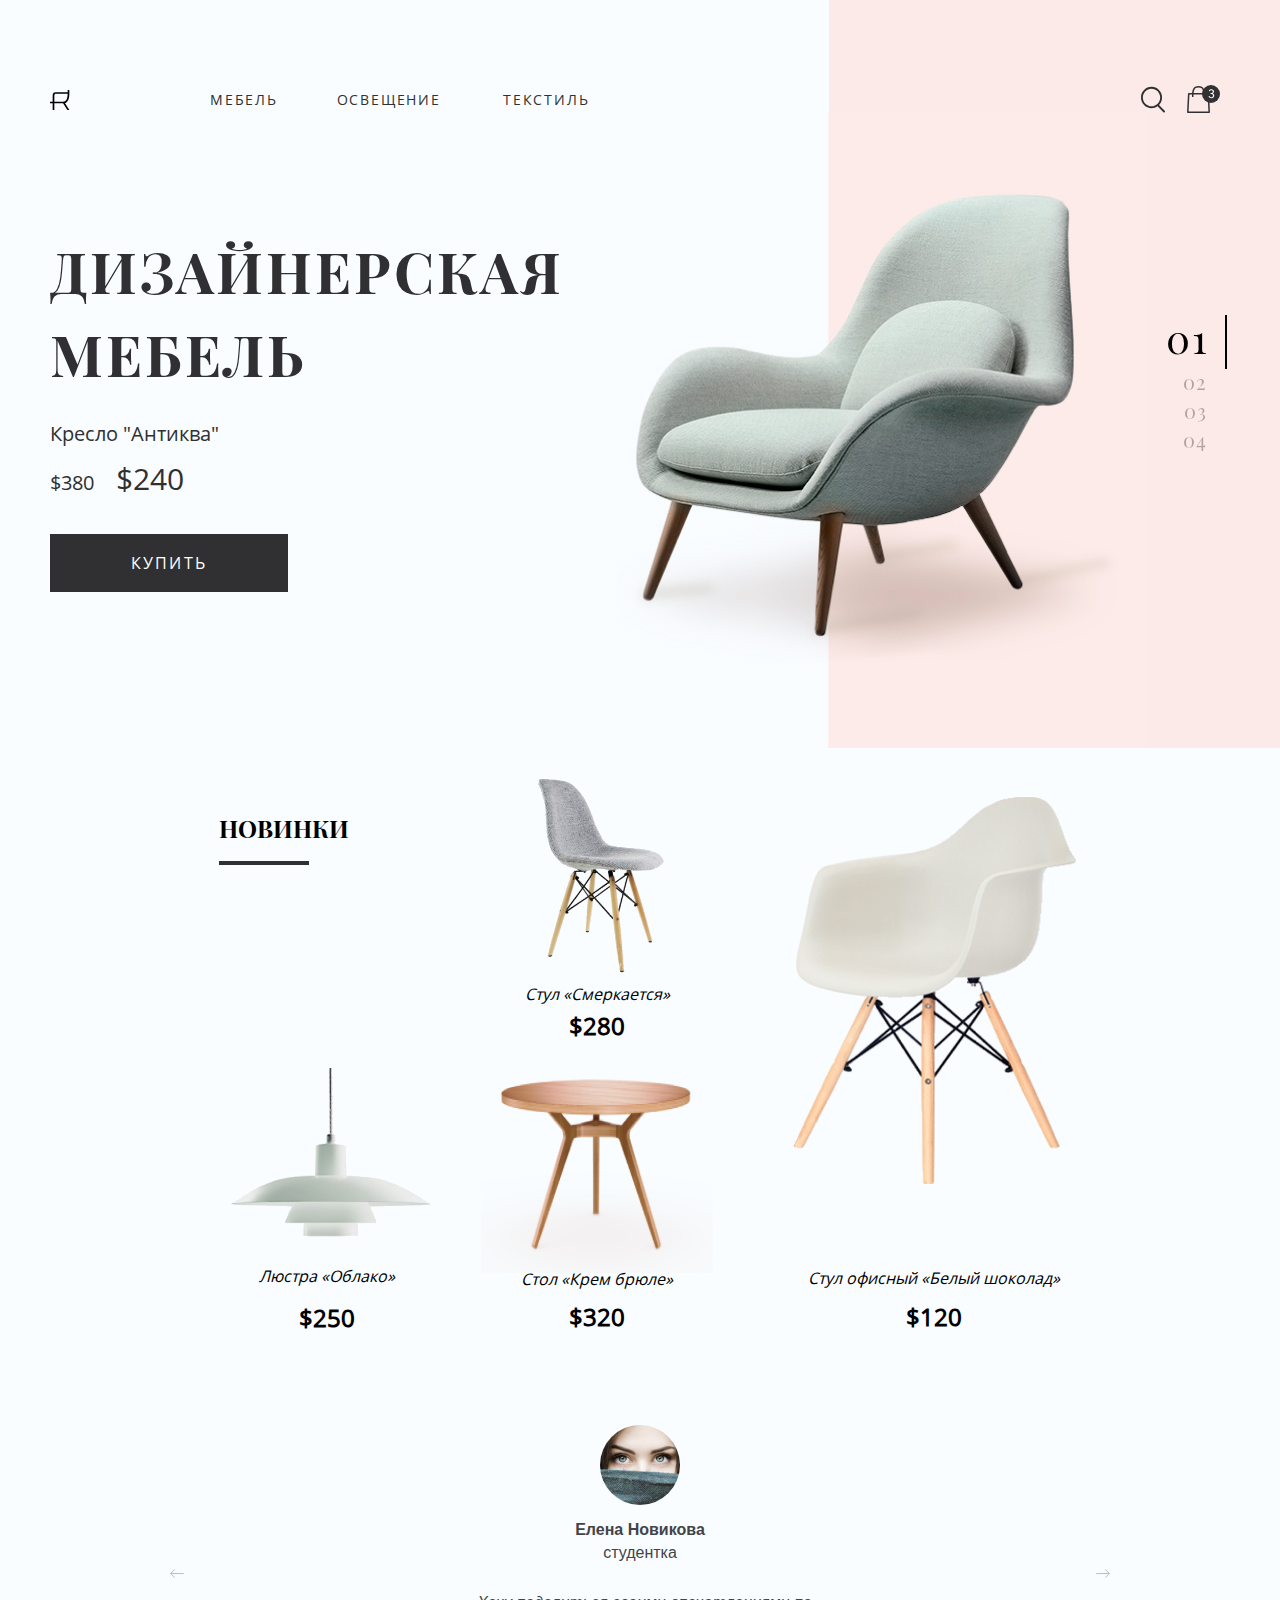
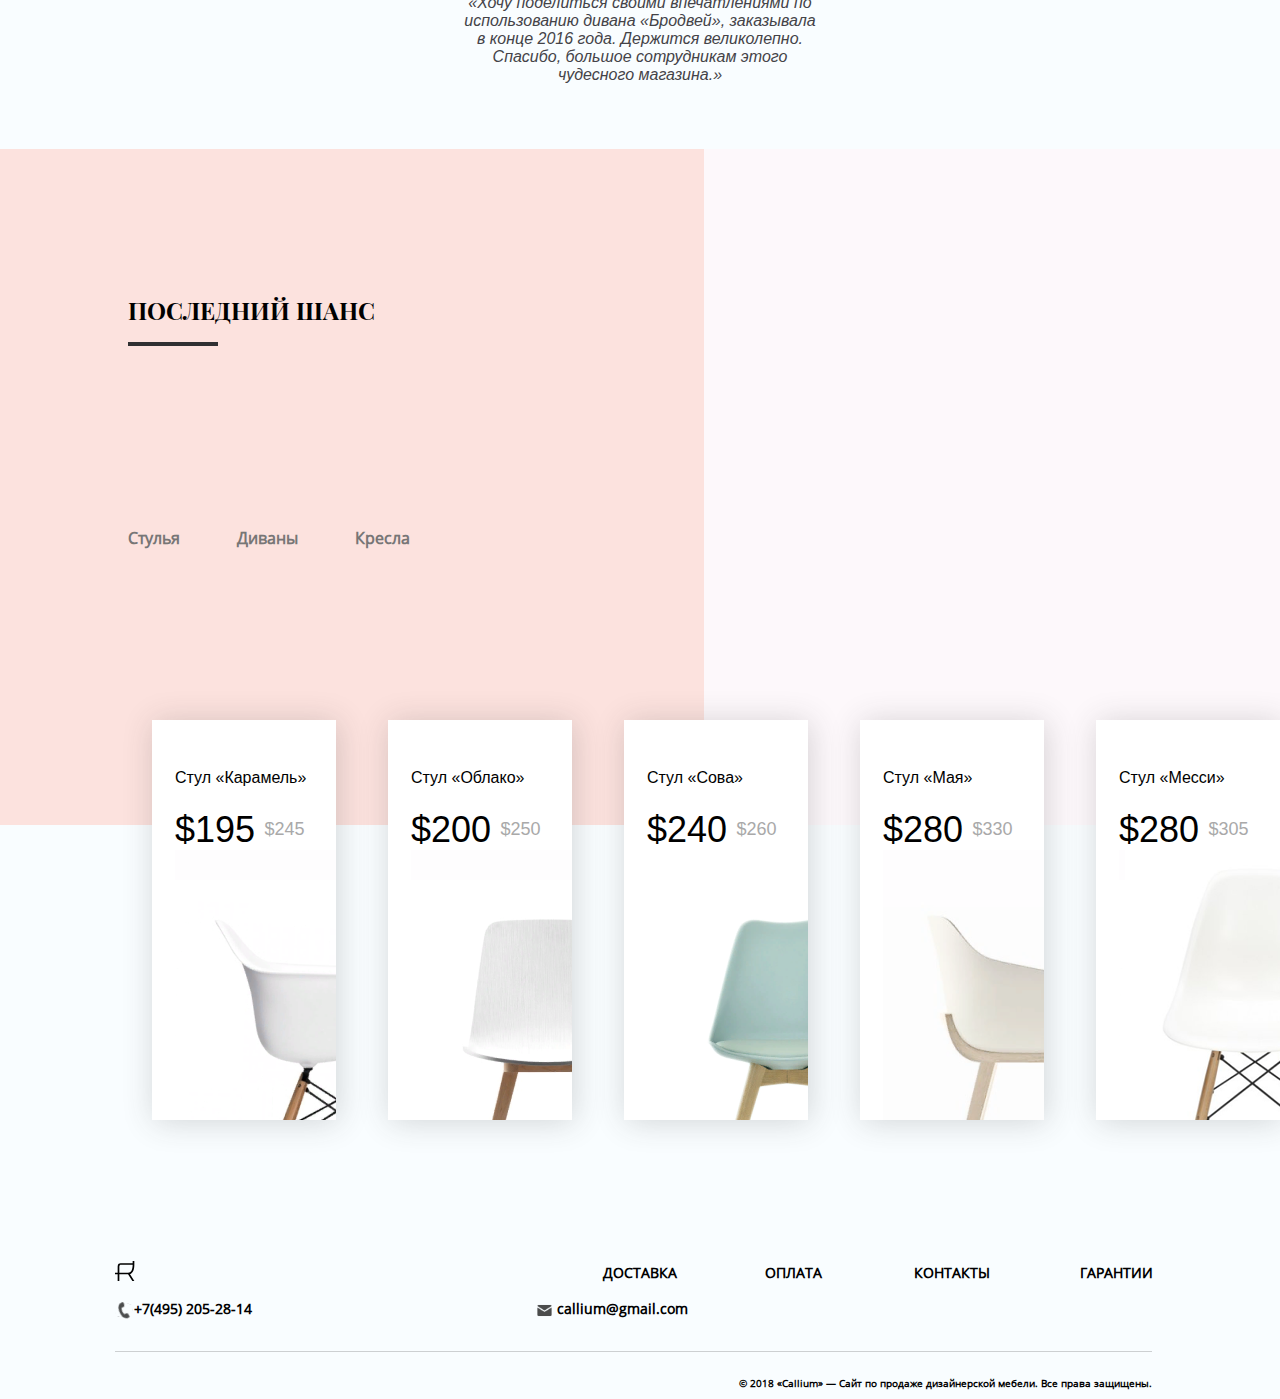
<file: index.html>
<!DOCTYPE html>
<html lang="ru">

<head>
  <meta charset="UTF-8">
  <meta name="viewport" content="width=device-width, initial-scale=1.0">
  <meta name="description" content="Callium - продажа дизайнерской мебели">
  <title>Дизайнерская мебель "Callium"</title>
  <link rel="preload" href="fonts/open-sans.woff2" as="font" crossorigin="anonymous">
  <link rel="preload" href="fonts/playfair-display.woff2" as="font" crossorigin="anonymous">
  <link rel="preload" href="fonts/playfair-display-bold.woff2" as="font" crossorigin="anonymous">
  <link rel="stylesheet" href="css/normalize.css">
  <link rel="stylesheet" href="css/swiper.css">
  <link rel="stylesheet" href="css/style.css">
</head>

<body>
  <header class="page-header">
    <div class="page-header__wrapper container">
      <div class="page-header__logo">
        <img src="img/logo.svg" width="20" height="20" alt="Логотип Callium">
      </div>
      <nav class="site-nav site-nav--closed site-nav--no-js page-header__site-nav">
        <ul class="site-nav__list">
          <li class="site-nav__item"><a href="#">Мебель</a></li>
          <li class="site-nav__item"><a href="#">Освещение</a></li>
          <li class="site-nav__item"><a href="#">Текстиль</a></li>
        </ul>
        <button class="site-nav__button" type="button" aria-label="Показать/Скрыть меню"></button>
      </nav>
      <ul class="user-nav page-header__user-nav">
        <li class="user-nav__item user-nav__item--search">
          <a href="#" aria-label="Поиск по сайту"><span class="visually-hidden">Поиск по сайту</span></a>
        </li>
        <li class="user-nav__item user-nav__item--cart">
          <a href="#" aria-label="Корзина"><span class="visually-hidden">Корзина</span></a>
        </li>
      </ul>
    </div>
  </header>

  <main class="page-main">
    <h1>Дизайнерская мебель "Callium"</h1>
    <section class="main-screen container">
      <div class="swiper-container main-screen__slider">
        <div class="swiper-wrapper">
          <div class="swiper-slide">
            <div class="product product--slider">
              <div class="product__info">
                <h2>Дизайнерская мебель</h2>
                <h3>Кресло "Антиква"</h3>
                <p><span>$380</span>$240</p>
                <button class="product__button" type="button">Купить</button>
              </div>
              <div class="product__image">
                <img src="img/main-chair-desktop.jpg" srcset="img/main-chair-desktop@2x.jpg 2x" width="532" height="751" alt="Кресло Антиква">
              </div>
            </div>
          </div>
          <div class="swiper-slide">
            <div class="product product--slider">
              <div class="product__info">
                <h2>Дизайнерская мебель</h2>
                <h3>Кресло "Антиква"</h3>
                <p><span>$380</span>$240</p>
                <button class="product__button" type="button">Купить</button>
              </div>
              <div class="product__image">
                <img src="img/main-chair-desktop.jpg" srcset="img/main-chair-desktop@2x.jpg 2x" width="532" height="751" alt="Кресло Антиква">
              </div>
            </div>
          </div>
          <div class="swiper-slide">
            <div class="product product--slider">
              <div class="product__info">
                <h2>Дизайнерская мебель</h2>
                <h3>Кресло "Антиква"</h3>
                <p><span>$380</span>$240</p>
                <button class="product__button" type="button">Купить</button>
              </div>
              <div class="product__image">
                <img src="img/main-chair-desktop.jpg" srcset="img/main-chair-desktop@2x.jpg 2x" width="532" height="751" alt="Кресло Антиква">
              </div>
            </div>
          </div>
          <div class="swiper-slide">
            <div class="product product--slider">
              <div class="product__info">
                <h2>Дизайнерская мебель</h2>
                <h3>Кресло "Антиква"</h3>
                <p><span>$380</span>$240</p>
                <button class="product__button" type="button">Купить</button>
              </div>
              <div class="product__image">
                <img src="img/main-chair-desktop.jpg" srcset="img/main-chair-desktop@2x.jpg 2x" width="532" height="751" alt="Кресло Антиква">
              </div>
            </div>
          </div>
        </div>
        <div class="swiper-scrollbar main-screen__slider-scrollbar"></div>
        <div class="swiper-pagination main-screen__slider-pagination"></div>
      </div>
 
    </section>

    <section class="sectn2">
      <div class="zagl">
        <div class="zg1">
          <div class='cnt'>
            <a a href='#'><h2 h2>НОВИНКИ</h2>
            <img src='Psevdo/img/Rectangle 2.1.svg'></a>
        </div>
      </div>
        <div class="zg2">
          <img class="zg2_img" src="img/chandelier-desktop@2x.png">
          <a a href='#'><p style ='margin-top: -45%;'><i>Люстра «Облако»</i></p></a>
          <a a href='#'><p style ='margin-top: -43%; font-size: 24px; font-weight: 600;'><span>$250</span></p></a>
        </div>
      </div>
      <div class="zagl">
        <div class="zg2">
          <img class="zg2_img" src="img/chair-twilight-desktop@2x.png">
          <a a href='#'><p style ='margin-top: -30%;'><i>Стул «Смеркается»</i></p></a>
          <a a href='#'><p style ='margin-top: -30%; font-size: 24px; font-weight: 600;'><span>$280</span></p></a>
        </div>
        <div class="zg2">
          <img class="zg2_img" style ='margin-top: -15%;' src="img/table-cream-desktop@2x.png">
          <a a href='#'><p style ='margin-top: -2%;'><i>Стол «Крем брюле»</i></p></a>
          <a a href='#'><p style ='margin-top: -2%; font-size: 24px; font-weight: 600;'><span>$320</span></p></a>
        </div>
      </div>
      <div class="zagl">
      <div class="zg3">
      <img class="zg3_img" style ='margin-top: -15%;' src="img/chair-white-desktop.png">
      <a a href='#'><p style ='margin-top: 24%;'><i>Стул офисный «Белый шоколад»</i></p></a>
      <a a href='#'><p style ='margin-top: -1%; font-size: 24px; font-weight: 600;'><span>$120</span></p></a>
    </div>
  </div>
  </section>

    <iframe class='iframe1'src='slider2/index.html' 
    frameborder='0';> </iframe>
  </header>
  
    <header class= 'heder'> 
      <div class='cnt'>
         <a a href='#'><h2 h2>ПОСЛЕДНИЙ ШАНС</h2></a> 
         <img  src='img/Rectangle 2.1.svg'>  
        </div> 
        <div class='heder-nav'>
          <a class='a1' href='#'>Стулья</a>
          <a class='a11' href='#'> Диваны</a>
          <a class='a11' href='#'> Кресла</a> </div></header> 


    <iframe class='iframe'src='Psevdo/index.html' 
    frameborder='0';> </iframe>

  <section class="footer">
     <div class="ftr_block1"> 
     <div class="block01">
       <a href='#'><img src="img/logo.svg"></div></a>
     <div class="block12">
      <a a href='#'><p style ='font-size: 14px; font-weight: 600; margin-left: 10%;'>ДОСТАВКА</p></a>
      <a a href='#'><p style ='font-size: 14px; font-weight: 600; margin-left: 10%;'>ОПЛАТА</p></a>
      <a a href='#'><p style ='font-size: 14px; font-weight: 600; margin-left: 10%;'>КОНТАКТЫ</p></a>
      <a a href='#'><p style ='font-size: 14px; font-weight: 600; margin-left: 10%;'>ГАРАНТИИ</p></a> 
     </div>  
     </div>
     <div class="block11">
       <div class="div_cnct">
      <div><a href='#'><img src="img/icon-phone.svg"></div>
      <div><a href='#'><p class="phone">+7(495) 205-28-14</p></a></div></div>
      <div style="width: 50px; height: 10px"></div>
      <div class="div_cnct">
      <div><a href='#'><img src="img/icon-mail.svg"></div>
      <div style="width: 5px; height: 10px"></div>
      <div><a href='#'><p class="phone">callium@gmail.com</p></a></div></div>
     </div>
     <hr class="hr-line">
     <di class="block13"><a href='#'><p class="phone1">© 2018 «Callium» — Сайт по продаже дизайнерской мебели. Все права защищены.</p></a></div>
  </section>
  </main>
  <script src="js/vendor/swiper.js"></script>
  <script src="js/lib/slider-main.js"></script>
  
</body>

</html>
</file>
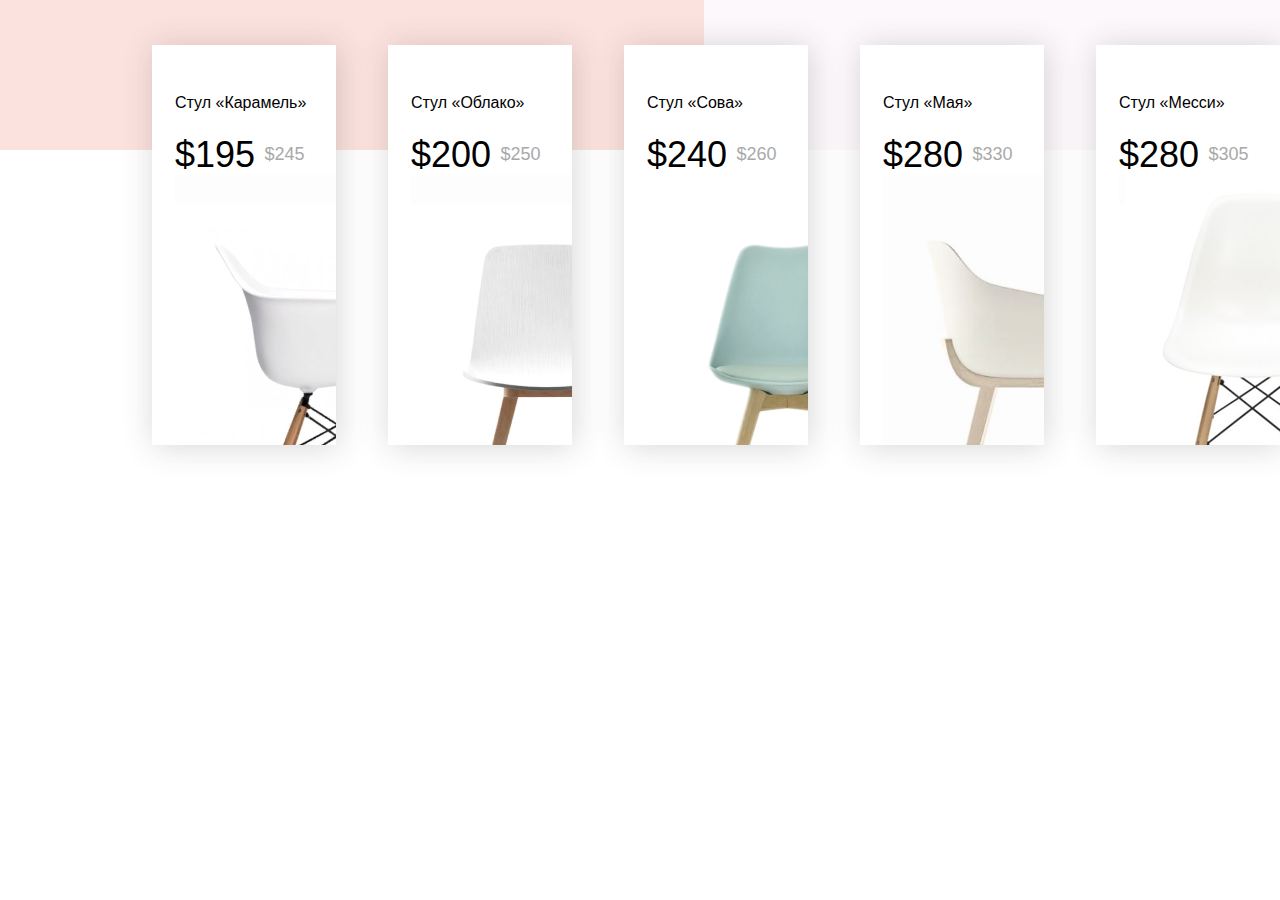
<file: Psevdo/index.html>
<!DOCTYPE html>
<html lang="en">
<head>
    <meta charset="UTF-8">
    <meta http-equiv="X-UA-Compatible" content="IE=edge">
    <meta name="viewport" content="width=device-width, initial-scale=1.0">
    <link rel="stylesheet" href="css/fonts.css">
    <link rel="stylesheet" href="css/normalize.css">
    <link rel="stylesheet" href="css/style.css">
    <link rel="stylesheet" href="css/media.css">
    <title>Psevdo</title>
</head>
<body >
 <div  class="back"></div>
  <main>
      
<div class="slid">          
  <div class='card'>  
    <a a href='#'><h4 h4>Стул «Карамель»</h4></a>
    <a a href='#'><span class='span1'>$195</span></a>
    <a a href='#'><span class='span2'>$245</span></a>
    <a a href='#'><img  src='img/2935__10_small.png'></a>
    <button class='button'>КУПИТЬ</button>
  </div>
  <div class='card1'>  
    <a a href='#'><h4 h4>Стул «Облако»</h4></a>
    <a a href='#'><span class='span1'>$200</span></a>
    <a a href='#'><span class='span2'>$250</span></a>
    <a a href='#'><img  src='img/KUSKOA_03.png'></a>
    <button class='button'>КУПИТЬ</button>
  </div>
  <div class='card1'>  
    <a a href='#'><h4 h4>Стул «Сова»</h4></a>
    <a a href='#'><span class='span1'>$240</span></a>
    <a a href='#'><span class='span2'>$260</span></a>
    <a a href='#'><img  src='img/553066785_w640.png'></a>
    <button class='button'>КУПИТЬ</button> 
  </div>
  <div class='card1'>  
    <a a href='#'><h4 h4>Стул «Мая»</h4></a>
    <a a href='#'><span class='span1'>$280</span></a>
    <a a href='#'><span class='span2'>$330</span></a>
    <a a href='#'><img  src='img/silla-kuskoa-bi.png'></a>
    <button class='button'>КУПИТЬ</button>
  </div>
  <div class='card1'>  
    <a a href='#'><h4 h4>Стул «Месси»</h4></a>
    <a a href='#'><span class='span1'>$280</span></a>
    <a a href='#'><span class='span2'>$305</span></a>
    <a a href='#'><img  src='img/silla-kuskoa-bi1.png'></a>
    <button class='button'>КУПИТЬ</button>
  </div>
  </div>
</main> 
</body>
</html>
</file>
<file: css/style.css>
@font-face {
  font-family: "Open Sans";
  font-style: normal;
  font-weight: 400;
  font-display: swap;
  src: url("../fonts/open-sans.woff2") format("woff2"), url("../fonts/open-sans.woff") format("woff");
}

@font-face {
  font-family: "Roboto";
  font-style: normal;
  font-weight: 400;
  font-display: swap;
  src: url("../fonts/roboto.woff2") format("woff2"), url("../fonts/roboto.woff") format("woff");
}

@font-face {
  font-family: "Playfair Display";
  font-style: normal;
  font-weight: 400;
  font-display: swap;
  src: url("../fonts/playfair-display.woff2") format("woff2"), url("../fonts/playfair-display.woff") format("woff");
}

@font-face {
  font-family: "Playfair Display";
  font-style: normal;
  font-weight: 700;
  font-display: swap;
  src: url("../fonts/playfair-display-bold.woff2") format("woff2"), url("../fonts/playfair-display-bold.woff") format("woff");
}

.container,
body {
  box-sizing: border-box;
}

body {
  padding: 0;
  font-weight: 400;
  font-family: "Open Sans", "Arial", sans-serif;
  background-color: #f9fdff;
  margin: 0;
}

a {
  color: #000000;
  text-decoration: none;
}

h2 {font-family: "Playfair Display", serif;
  color: #000000;
  margin-bottom: 7px;}


img {
  max-width: 100%;
  height: auto;
}

.container {
  max-width: 1220px;
  min-width: 320px;
  padding-left: 20px;
  padding-right: 20px;
  margin: 0 auto;
}

.page-main h1,
.visually-hidden {
  position: absolute;
  width: 1px;
  height: 1px;
  margin: -1px;
  padding: 0;
  overflow: hidden;
  font-size: 1px;
  white-space: nowrap;
  border: 0;
  clip: rect(0, 0, 0, 0);
  clip-path: inset(100%);
}

@media (max-width: 767px) {
  .container {
    padding-left: 16px;
    padding-right: 16px;
  }

  .no-scroll {
    overflow: hidden;
  }
}

.page-header {
  overflow: hidden;
}

.page-header__wrapper {
  display: flex;
  padding-top: 85px;
  position: relative;
}

.page-header__wrapper::before {
  content: "";
  position: absolute;
  height: 100%;
  width: 200%;
  top: 0;
  left: 65.5%;
  background-color: #fceae8;
  z-index: -1;
}

.page-header__logo {
  padding-top: 5px;
}

.page-header__site-nav {
  flex-grow: 1;
  margin-left: 140px;
  padding-top: 5px;
}

@media (max-width: 1023px) {
  .page-header__wrapper {
    padding-top: 50px;
    background: linear-gradient(to left, #fceae8 300px, #f9fdff 300px);
  }
}

@media (max-width: 767px) {
  .page-header {
    padding-bottom: 16px;
    overflow: visible;
    background: #ffffff;
  }

  .page-header__wrapper {
    flex-wrap: wrap;
    width: 100%;
    padding: 20px 14px 0 16px;
    box-sizing: border-box;
    background: #ffffff;
  }

  .page-header__wrapper::before {
    display: none;
  }

  .page-header__wrapper .page-header__user-nav {
    margin-left: auto;
  }

  .page-header__logo {
    width: 20px;
    padding-top: 2px;
  }

  .page-header__site-nav {
    order: 2;
    margin-left: 0;
    flex-grow: 0;
  }

  .page-header__user-nav {
    width: auto;
  }
}

.site-nav__list {
  display: flex;
  flex-wrap: wrap;
  width: 380px;
  margin: 0;
  padding: 0;
  list-style: none;
}

.site-nav__item {
  width: 33.3%;
}

.site-nav__item:nth-child(3n) {
  text-align: right;
}

.site-nav__item a {
  font-size: 14px;
  line-height: 19px;
  color: #303032;
  text-transform: uppercase;
  letter-spacing: .13em;
}

.site-nav__item a:focus,
.site-nav__item a:hover {
  opacity: 0.8;
}

.site-nav__item a:active {
  opacity: 0.6;
}

.site-nav__button {
  display: none;
}

@media (max-width: 767px) {
  .site-nav__list {
    flex-direction: column;
    width: 100%;
  }

  .site-nav__item {
    width: 100%;
    margin: 15px 0;
    padding: 0;
    text-align: center;
  }

  .site-nav__item:nth-child(3n) {
    text-align: center;
  }

  .site-nav__item a {
    font-size: 18px;
    line-height: 25px;
  }

  .site-nav {
    padding-top: 2px;
  }

  .site-nav--closed {
    width: auto;
  }

  .site-nav--closed .site-nav__list {
    display: none;
  }

  .site-nav--closed .site-nav__button {
    display: block;
    width: 29px;
    height: 19px;
    margin-left: 38px;
    background-color: transparent;
    background-image: url("../img/icon-burger.svg");
    background-repeat: no-repeat;
    background-size: 29px 19px;
    background-position: center;
    border: 0;
    outline: 0;
    cursor: pointer;
  }

  .site-nav--opened {
    position: absolute;
    top: 0;
    left: 0;
    z-index: 100;
    width: 100%;
    height: 100vh;
    padding-top: 187px;
    box-sizing: border-box;
    background-color: #303032;
    overflow: auto;
  }

  .site-nav--opened .site-nav__list {
    display: flex;
    z-index: 100;
  }

  .site-nav--opened .site-nav__item {
    margin-top: 0;
    margin-bottom: 65px;
  }

  .site-nav--opened .site-nav__item a {
    font-size: 18px;
    line-height: 25px;
    color: #ffffff;
  }

  .site-nav--opened .site-nav__button {
    position: absolute;
    top: 25px;
    right: 25px;
    display: block;
    width: 30px;
    height: 30px;
    background-color: transparent;
    background-image: url("../img/icon-cross.svg");
    background-repeat: no-repeat;
    background-size: 30px 30px;
    background-position: center;
    border: 0;
    outline: 0;
    cursor: pointer;
  }

  .site-nav--no-js {
    width: 100%;
  }

  .site-nav--no-js .site-nav__list {
    display: flex;
  }

  .site-nav--no-js .site-nav__button {
    display: none;
  }
}

.user-nav {
  display: flex;
  flex-wrap: wrap;
  justify-content: flex-end;
  margin: 0 10px 0 0;
  padding: 0;
  list-style: none;
}

.user-nav__item {
  margin-left: 22px;
}

.user-nav__item a {
  display: block;
}

.user-nav__item a:focus,
.user-nav__item a:hover {
  opacity: 0.8;
}

.user-nav__item a:active {
  opacity: 0.6;
}

.user-nav__item--cart a,
.user-nav__item--search a {
  width: 24px;
  height: 28px;
  background-image: url("../img/icon-magnifier.svg");
  background-repeat: no-repeat;
  background-size: 24px 27px;
  background-position: center bottom;
}

.user-nav__item--cart a {
  width: 33px;
  background-image: url("../img/icon-cart.svg");
  background-size: 33px 28px;
  background-position: center;
}

@media (max-width: 767px) {
  .user-nav {
    margin-right: 0;
  }

  .user-nav__item {
    margin-left: 19px;
  }

  .user-nav__item--search {
    margin-top: 2px;
  }

  .user-nav__item--search a {
    width: 26px;
    height: 26px;
    background-size: 26px 26px;
    background-position: center center;
  }

  .user-nav__item--cart a {
    width: 28px;
    height: 24px;
    background-size: 28px 24px;
  }
}

.page-main {
  overflow: hidden;
}

.main-screen {
  position: relative;
}

.main-screen::before {
  content: "";
  position: absolute;
  height: 100%;
  width: 100vw;
  top: 0;
  left: 64.5%;
  background-color: #fceae8;
  z-index: -1;
}

.main-screen .swiper-pagination {
  top: 216px;
  left: auto;
  right: 2.3%;
  width: 41px;
}

.main-screen .swiper-pagination-bullets .swiper-pagination-bullet {
  margin-bottom: 0 0 20px 0;
}

.main-screen .swiper-pagination-bullets .swiper-pagination-bullet-active {
  margin-top: -20px;
}

.main-screen .swiper-slide {
  background: linear-gradient(to right, #f9fdff 66.1%, #fceae8 66.1%);
}

.main-screen .swiper-scrollbar {
  display: none;
}

.main-screen .swiper-pagination-bullet {
  width: 41px;
  height: 29px;
  font-family: "Playfair Display", "Georgia", serif;
  font-size: 20px;
  line-height: 29px;
  letter-spacing: 0.05em;
  text-align: right;
  text-transform: uppercase;
  color: rgba(0, 0, 0, .3);
  background: 0 0;
  border-radius: none;
  opacity: 1;
}

.main-screen .swiper-pagination-bullet:focus,
.main-screen .swiper-pagination-bullet:hover {
  color: rgba(0, 0, 0, .8);
  outline: 0;
}

.main-screen .swiper-pagination-bullet-active {
  position: relative;
  width: 41px;
  height: 58px;
  margin-top: -20px;
  font-size: 40px;
  line-height: 58px;
  color: #000000;
}

.main-screen .swiper-pagination-bullet-active::after {
  content: "";
  position: absolute;
  top: 6px;
  right: -20px;
  width: 2px;
  height: 54px;
  background-color: #000000;
}

@media (max-width: 1023px) {
  .main-screen .swiper-slide {
    background: linear-gradient(to right, #f9fdff 66.1%, #fceae8 62.1%);
  }

  .main-screen .swiper-pagination {
    top: 244px;
    left: auto;
    width: 41px;
  }
}

@media (max-width: 767px) {
  .main-screen::before {
    height: 327px;
  }

  .main-screen .swiper-scrollbar {
    bottom: 21px;
    left: 0;
    width: calc(100% - 64px);
    height: 2px;
    display: block;
  }

  .main-screen .swiper-pagination {
    top: auto;
    bottom: 9px;
    right: 0;
    width: auto;
    height: auto;
    font-weight: 600;
    font-size: 15px;
    line-height: 26px;
  }

  .main-screen .swiper-slide {
    background: #f9fdff 64%;
  }
}

.product--slider,
.product--slider .product__info,
.product--slider .product__info p {
  display: flex;
}

.product--slider {
  min-height: 628px;
  box-sizing: border-box;
  padding-top: 7px;
}

.product--slider .product__info {
  position: relative;
  flex-direction: column;
  flex-shrink: 1;
  width: 566px;
}

.product--slider .product__info h2 {
  width: 300px;
  margin: 109px 0 25px;
  padding: 0;
  font-family: "Playfair Display", "Georgia", serif;
  font-weight: 700;
  font-size: 57px;
  line-height: 83px;
  letter-spacing: 0.05em;
  text-transform: uppercase;
  color: #303032;
}

.product--slider .product__info h3 {
  margin-top: 0;
  margin-bottom: 11px;
  font-weight: 400;
  font-size: 20px;
  line-height: 27px;
  color: #303032;
}

.product--slider .product__info p {
  margin-top: 0;
  margin-bottom: 35px;
  font-weight: 500;
  font-size: 30px;
  line-height: 41px;
  color: #303032;
}

.product--slider .product__info p span {
  margin-top: 11px;
  margin-right: 22px;
  font-weight: 400;
  font-size: 20px;
  line-height: 27px;
}

.product--slider .product__button {
  width: 238px;
  margin-bottom: 156px;
  padding: 18px;
  box-sizing: border-box;
  font-size: 16px;
  line-height: 22px;
  letter-spacing: .13em;
  text-transform: uppercase;
  color: #ffffff;
  background-color: #303032;
  border: 0;
  cursor: pointer;
}

.page-footer__navigation-item a:focus,
.page-footer__navigation-item a:hover,
.product--slider .product__button:focus,
.product--slider .product__button:hover {
  opacity: 0.8;
}

.page-footer__navigation-item a:active,
.product--slider .product__button:active {
  opacity: 0.6;
}

.product--slider .product__image {
  margin-right: 6.7%;
  width: 532px;
  height: 628px;
}

.product--slider .product__image img {
  width: 532px;
  height: auto;
  margin-top: -123px;
}

.product--new,
.product--sale {
  display: flex;
  flex-direction: column;
  width: 100%;
}

.product--new .product__image {
  width: 100%;
  height: 201px;
  overflow: hidden;
}

.product--new h3,
.product--new p {
  width: 100%;
  margin: -2px 0 7px;
  padding: 0 5px;
  box-sizing: border-box;
  font-weight: 400;
  font-size: 20px;
  line-height: 27px;
  color: #303032;
  text-align: center;
}

.product--new p {
  margin: 0 0 17px;
  font-weight: 600;
  font-size: 28px;
  line-height: 38px;
}

.product--sale {
  position: relative;
  margin-bottom: 65px;
  padding-top: 30px;
  background-color: #ffffff;
  box-shadow: 0 0 20px rgba(0, 0, 0, .05);
  cursor: pointer;
}

.product--sale:focus::before,
.product--sale:hover::before {
  content: "";
  position: absolute;
  top: 0;
  left: 0;
  width: 100%;
  height: 5px;
  background-color: #303032;
}

.product--sale:focus .product__button,
.product--sale:hover .product__button {
  display: block;
}

.product--sale .product__image {
  width: 100%;
  height: 255px;
  overflow: hidden;
}

.product--sale .product__price-wrapper,
.product--sale h3 {
  width: 100%;
  box-sizing: border-box;
}

.product--sale h3 {
  padding-left: 25px;
  font-weight: 400;
  font-size: 16px;
  line-height: 22px;
  color: #000000;
  margin: 0 0 10px;
}

.product--sale .product__price-wrapper {
  display: flex;
  margin: 0 0 0 25px;
}

.product--sale .product__price {
  font-weight: 500;
}

.product--sale .product__price--new {
  font-weight: 600;
  font-size: 28px;
  line-height: 38px;
  color: #303032;
}

.product--sale .product__price--old {
  margin-top: 11px;
  margin-left: 16px;
  font-size: 16px;
  line-height: 22px;
  color: #979798;
  text-decoration: line-through;
}

.product--sale .product__button {
  position: absolute;
  bottom: -45px;
  display: none;
  width: 100%;
  padding: 18px;
  box-sizing: border-box;
  font-size: 16px;
  line-height: 22px;
  letter-spacing: .13em;
  text-transform: uppercase;
  color: #ffffff;
  background-color: #303032;
  border: 0;
  outline: 0;
  cursor: pointer;
}

.product--caramel img {
  display: block;
  width: 209px;
  margin-left: auto;
  margin-top: 3px;
}

.product--cloud img,
.product--owl img {
  display: block;
  width: 197px;
  margin-left: auto;
}

.product--owl img {
  width: 167px;
  margin-top: 9px;
}

.product--maya img,
.product--messi img {
  display: block;
  width: 186px;
  margin-left: auto;
  margin-top: -30px;
}

.product--messi img {
  width: 162px;
  margin-top: 6px;
}

@media (max-width: 1023px) {
  .product--slider {
    min-height: auto;
    background: linear-gradient(to left, #fceae8 280px, #f9fdff 280px);
  }

  .product--slider .product__info {
    width: auto;
  }

  .product--slider .product__info h2 {
    width: 250px;
    font-size: 33px;
    line-height: 50px;
  }

  .product--slider .product__button {
    margin-bottom: 100px;
  }

  .product--slider .product__image {
    margin-right: 40px;
    margin-left: auto;
    width: 400px;
    height: 564px;
  }

  .product--slider .product__image img {
    width: 532px;
    height: auto;
    margin-top: -50px;
  }
}

@media (max-width: 767px) {
  .product--slider {
    flex-direction: column;
    align-items: center;
    width: 100%;
    min-height: auto;
    padding: 0 0 60px;
    background: #f9fdff;
  }

  .product--slider .product__info {
    order: 2;
    box-sizing: border-box;
  }

  .product--slider .product__info h2 {
    width: 100%;
    margin-top: 26px;
    margin-bottom: 21px;
    box-sizing: border-box;
    font-size: 27px;
    line-height: 46px;
  }

  .product--slider .product__info h3 {
    margin-bottom: 6px;
  }

  .product--slider .product__info p {
    margin-bottom: 30px;
  }

  .product--slider .product__info p span {
    margin-top: 9px;
  }

  .product--slider .product__image {
    display: flex;
    width: 100%;
    height: 327px;
    background: linear-gradient(to right, #f9fdff 64%, #fceae8 64%);
    overflow: hidden;
  }

  .product--slider .product__image img {
    display: block;
    width: 277px;
    height: 391px;
    padding-left: 27px;
    margin: -32px auto 0;
  }

  .product--slider .product__button {
    width: 100%;
    margin-bottom: 0;
  }

  .product--sale {
    max-width: 400px;
    margin-left: auto;
    margin-right: auto;
    margin-bottom: 110px;
  }

  .product--sale .product__image {
    height: 299px;
  }

  .product--sale .product__button {
    display: block;
  }

  .product--sale::before {
    content: "";
    position: absolute;
    top: 0;
    left: 0;
    width: 100%;
    height: 5px;
    background-color: #303032;
  }

  .product--caramel {
    padding-top: 30px;
  }

  .product--caramel h3,
  .product--caramel p {
    padding-left: 25px;
  }

  .product--caramel img {
    display: block;
    width: 232px;
    height: 287px;
    margin-left: auto;
    margin-top: 12px;
  }
}

.section2 { width: 100%; height: 100%;}

.iframe { width: 100%;
  height: 700px; 
}

.iframe1 { width: 100%;
  height: 340px; 
}



.div_cnct {
  width: 100%;
  display: flex;
  flex-direction: row;
  align-items: center;
}

.sectn2 {
  margin-top: 20px;
  margin-bottom: 40px;
  width: 100%;
  display: flex;
  flex-direction: row;
  align-items: space-between;
  padding-left: 15%;
}

.zagl {
  width: auto;
  height: 100%;
 display: flex;
 flex-direction: column;
 align-items: center;
}

.zg1 {
  width: 270px;
  height: 289px; 
  display: flex;
  flex-direction: column;
  align-items: flex-start;
  padding-bottom: 4%;
}

.zg2 {
  width: 270px;
  height: 289px;
  display: flex;
  flex-direction: column;
  align-items: center;
  padding-bottom: 3%;
}

.zg3 {
  width: 100%;
  height: 100%;
  display: flex;
  flex-direction: column;
  align-items: center;
  padding-top: 12%;
  padding-bottom: 2%;
  
}

.zg2:hover{
  background: #f7e2dd;
}

.zg3:hover{
  background: #f7e2dd;
}

.zg2_img {
  height: 90%;
  width: auto;
}

.zg3_img{
  margin-top: 100px;
  height: 20%;
  width: auto;
}

.footer {
  margin-top: -10%;
  width: 100%;
  display: flex;
  flex-direction: column;
  padding-left: 9%;
  padding-right: 40%;
}

.ftr_block1 {
  widows: 90%;
  display: flex;
  flex-direction: row;
  align-items: stretch;

}

.block01 {
  width: 34%;
  display: flex;
  flex-direction: row;
  align-items: center;}

  .block11 {
    width: 64%;
    display: flex;
    flex-direction: row;
    align-items: center;


}

.block12 {
  width: 50%;
  display: flex;
  flex-direction: row;
  justify-content: space-around;

}

.block13 {
  width: 81%;
  display: flex;
  flex-direction: row;
  justify-content: flex-end;
  color: rgba(160, 160, 160, 0.13);

}

.phone {
  width: 100%;
  font-size: 14px; 
  font-weight: 600; 
  margin-top: 6px;
}

.phone1 {
  font-size: 10px; 
  font-weight: 600; 
  margin-top: 6px;
}

.hr-line {
	margin: 20px 0;
	padding: 0;
  width: 81%;
	height: 0;
	border: none;
	border-top: 1px solid rgba(51, 51, 51, 0.219);
}

a { color: black;
  text-decoration: none;
}
a:hover{color:rgb(163, 1, 69)}

.a1 { color: rgb(119, 118, 118);
  text-decoration: none;
}
.a1:focus{color:rgb(0, 0, 0)}

.a11 { color: rgb(119, 118, 118);
  margin-left: 57px;
  text-decoration: none;
}
.a11:focus{color:rgb(0, 0, 0)}

.heder {
  margin: 0 auto;
  background: linear-gradient( to right, #fce2de 55%,
  #fdf8fb 45%) no-repeat;}

.cnt {padding: 10%  0  4% 10%;}

.heder-nav {padding: 10%  0  10%  10%;
  display: flex;
  flex-direction: row;
  justify-content: flex-start;
  font-weight: 700;}



@media  (max-width: 425px) {
 
  .heder {
    padding-left: 0;
    background: white;
  }

  .iframe1 {
    visibility: hidden;
  }

  .iframe {
    margin-top: -50%;
    height: 600px;
  }

  .sectn2 {
    margin-left: 14%;
    padding: 0;
    width: 100%;
    display: flex;
    flex-direction: column;
    align-items: flex-start;
  }

  .zg1 {
    height: 100px;
  }

  .zg3 {
    margin-left: 17%;
    width: 65%;
   height: 100%;
   text-align: center;
  }


  .footer {
    width: 90%;
    padding: 0;
  }

  .ftr_block1 {
    margin: 0;
    width: 100%;
    display: flex;
    flex-direction: column;
    align-items: flex-start;
  }


  .block01 {
    margin-left: 11%;
      width: 100%;
      display: flex;
      flex-direction: column;
      align-items: flex-start;
    }
  


 .block11 {
  margin-left: 11%;
    width: 100%;
    display: flex;
    flex-direction: column;
    align-items: flex-start;
  }

  .block12 {
    margin-left: 10%;
    width: 100%;
    display: flex;
    flex-direction: column;
    align-items: flex-start;
  }

  .block13 {
    margin-left: 10%;
    width: 100%;
    display: flex;
    flex-direction: column;
    align-items: flex-start;
    text-align: left;
  }

  .hr-line {
    margin-left: 10%;
    
  }
}

@media (max-width: 425px){

  .footer {
    margin-top: 40px;
  }

  .sectn2 {
    padding-left: 2%;
  }

}

@media  (max-width: 768px) {

  .sectn2 {
    flex-wrap: wrap;
  }

  .zg3 {
    margin-left: 4%;
}

  .block01{
   width: 32%;
}

  .block11{
    width: 60%;
  }

}

@media  (max-width: 1024px) {
  .sectn2 {
    padding-left: 4%;
}
.slider {
  max-width: 97%;
  height: 90px;
}

}
</file>
<file: Psevdo/css/fonts.css>
@font-face {
    font-family: "Gilroy";
    font-style: normal;
    font-weight: 400;
    /* Браузер сначала попробует найти шрифт локально */
    src: local("Gilroy"),
         /* Если не получилось, загрузит woff */
         url("/fonts/Gilroy/Gilroy-Regular.woff") format("woff"),
         /* Если браузер не поддерживает woff, загрузит ttf */
         url("/fonts/Gilroy/Gilroy-Regular.ttf") format("ttf"),
         url("/fonts/Gilroy/Gilroy-Regular.eot") format("eot");
}

@font-face {
    font-family: "Gilroy";
    font-style: normal;
    font-weight: 500;
    /* Браузер сначала попробует найти шрифт локально */
    src: local("Gilroy"),
         /* Если не получилось, загрузит woff */
         url("/fonts/Gilroy/Gilroy-Medium.woff") format("woff"),
         /* Если браузер не поддерживает woff, загрузит ttf */
         url("/fonts/Gilroy/Gilroy-Medium.ttf") format("ttf"),
         url("/fonts/Gilroy/Gilroy-Medium.eot") format("eot");
}

@font-face {
    font-family: "Gilroy";
    font-style: normal;
    font-weight: 600;
    /* Браузер сначала попробует найти шрифт локально */
    src: local("Gilroy"),
         /* Если не получилось, загрузит woff */
         url("/fonts/Gilroy/Gilroy-SemiBold.eot") format("woff"),
         /* Если браузер не поддерживает woff, загрузит ttf */
         url("/fonts/Gilroy/Gilroy-SemiBold.eot.ttf") format("ttf"),
         url("/fonts/Gilroy/Gilroy-SemiBold.eot.eot") format("eot");
}
@font-face {
    font-family: "Playfair Display";
    font-style: normal;
    font-weight: 700;
    /* Браузер сначала попробует найти шрифт локально */
    src: local("Playfair Display"),
         /* Если не получилось, загрузит woff */
         url("/fonts/Playfair Display/static/PlayfairDisplay-Bold.eot") format("woff"),
         /* Если браузер не поддерживает woff, загрузит ttf */
         url("/fonts/Playfair Display/static/PlayfairDisplay-Bold.ttf")format("ttf");
}
</file>
<file: Psevdo/css/style.css>
body {font-family: "Open Sans", sans-serif;
    margin: 0;
    width: 100%;
    
}
    .back { 
    margin-top: -90px;
    width: 100%;
    height: 240px;
    background: linear-gradient( to right, #fce2de 55%,
    #fdf8fb 45%) no-repeat;
    z-index: -1;
}

    h1, h3, p {
        margin: 0;
    }
    h2 {font-family: "Playfair Display", serif;
        margin-bottom: 7px;}
    h4 {font-weight: 400;}
   
    .span1 {vertical-align: middle; font-size: 36px; 
           font-weight:500; color:black}
    .span2 {vertical-align: middle;
            font-size: 18px; 
            color:darkgray;margin-left: 5px;}

    a { color: black;
        text-decoration: none;
    }
    a:hover{color:rgb(163, 1, 69)}
    
    .a1 { color: rgb(119, 118, 118);
        text-decoration: none;
    }
    .a1:focus{color:rgb(0, 0, 0)}
    
    .a11 { color: rgb(119, 118, 118);
        margin-left: 57px;
        text-decoration: none;
    }
    .a11:focus{color:rgb(0, 0, 0)}
    
    
    

    .slid {  
             margin-top: -105px;
             width: 100%;
             height: 100%;
             display: flex;
             flex-direction: row;}

    .card {margin-left: 152px;
        background-color: white;
        width: 209px;
        height: 400px;
        padding: 23px;
        overflow: hidden;
        border-top: 5px solid transparent;
        box-shadow: 2px 2px 30px rgba(56, 54, 53, 0.2);
        box-sizing: border-box;   
    }
    
    .card1 {
        margin-left: 52px;
        background-color: white;
        width: 209px;
        height: 400px;
        padding: 23px;
        overflow: hidden;
        border-top: 5px solid transparent;
        box-shadow: 2px 2px 30px rgba(56, 54, 53, 0.2);
        box-sizing: border-box;
        
    }

    .card:hover {top: 59px;  height: 
                459px;border-top: 5px solid rgb(56, 54, 53);}
        
    .card1:hover {top: 59px; height: 459px;
                 border-top: 5px solid rgb(56, 54, 53);}
        
button {position:relative;
    bottom: 13px;
    left: -23px;
    display: none;
    padding: 18px 66px;
    background-color:rgb(8, 8, 8);;
    font-weight: normal;
    font-size: 16px;
    text-transform: uppercase;
    color: #fff;
    border: 0; 
    cursor: pointer;}

.card:hover button{ display: block;
    width: 140%;
    cursor: pointer;}

 .card1:hover button{ display: block;
    width: 140%;
    cursor: pointer;}
</file>
<file: Psevdo/css/media.css>
@media (max-width: 425px) {
    
    .back {
        visibility: hidden;
    }

    
    .sectn2 {
        margin-left: 0;
    }

    .card .card1 {
        margin-left: 0;
        width: 209px;
        height: auto;
        padding: 23px;
        
    }
    
    .slid {
        margin-top: 10px;
        height: 1060px;
        width: 1440px;
        height: 100%;
        overflow-x: scroll;
    }
}

@media (max-width: 768px) {
    .back {
        visibility: hidden;
    }

    main {

        height: 100%;
    }


    .slider {
        width: 100%;
        height: 100px;
    }


    .div_item {
        height: 100%;
    }


    .slid {
        height: 880px;
        width: 1440px;
        height: auto;
        overflow-x: scroll;
    }
}

@media  (width: 1024px) {

    


    .cnt .header-nav {
        margin-left: 2%;
    }

    .slid {
        margin-top: 28%;
        height: 660px;
        width: 1440px;
        height: auto;
        overflow-x: scroll;
    }
}
</file>
